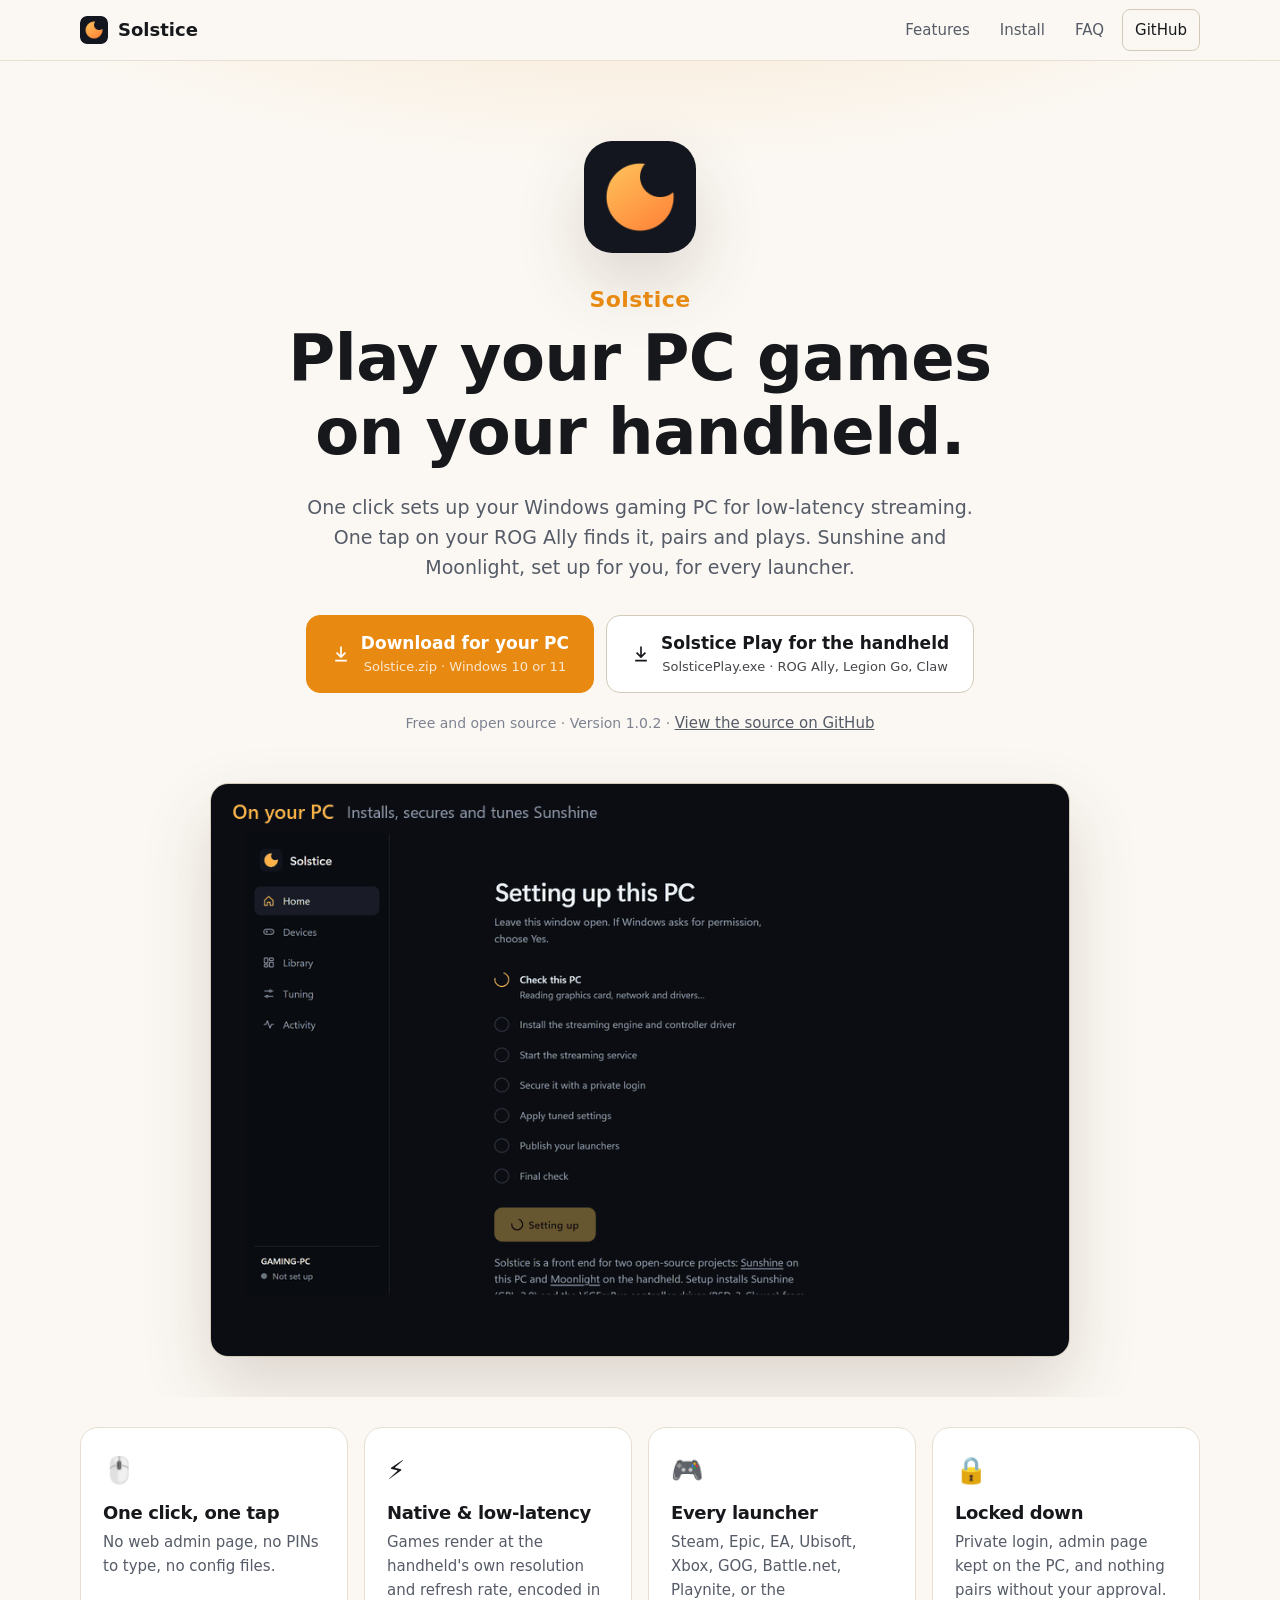
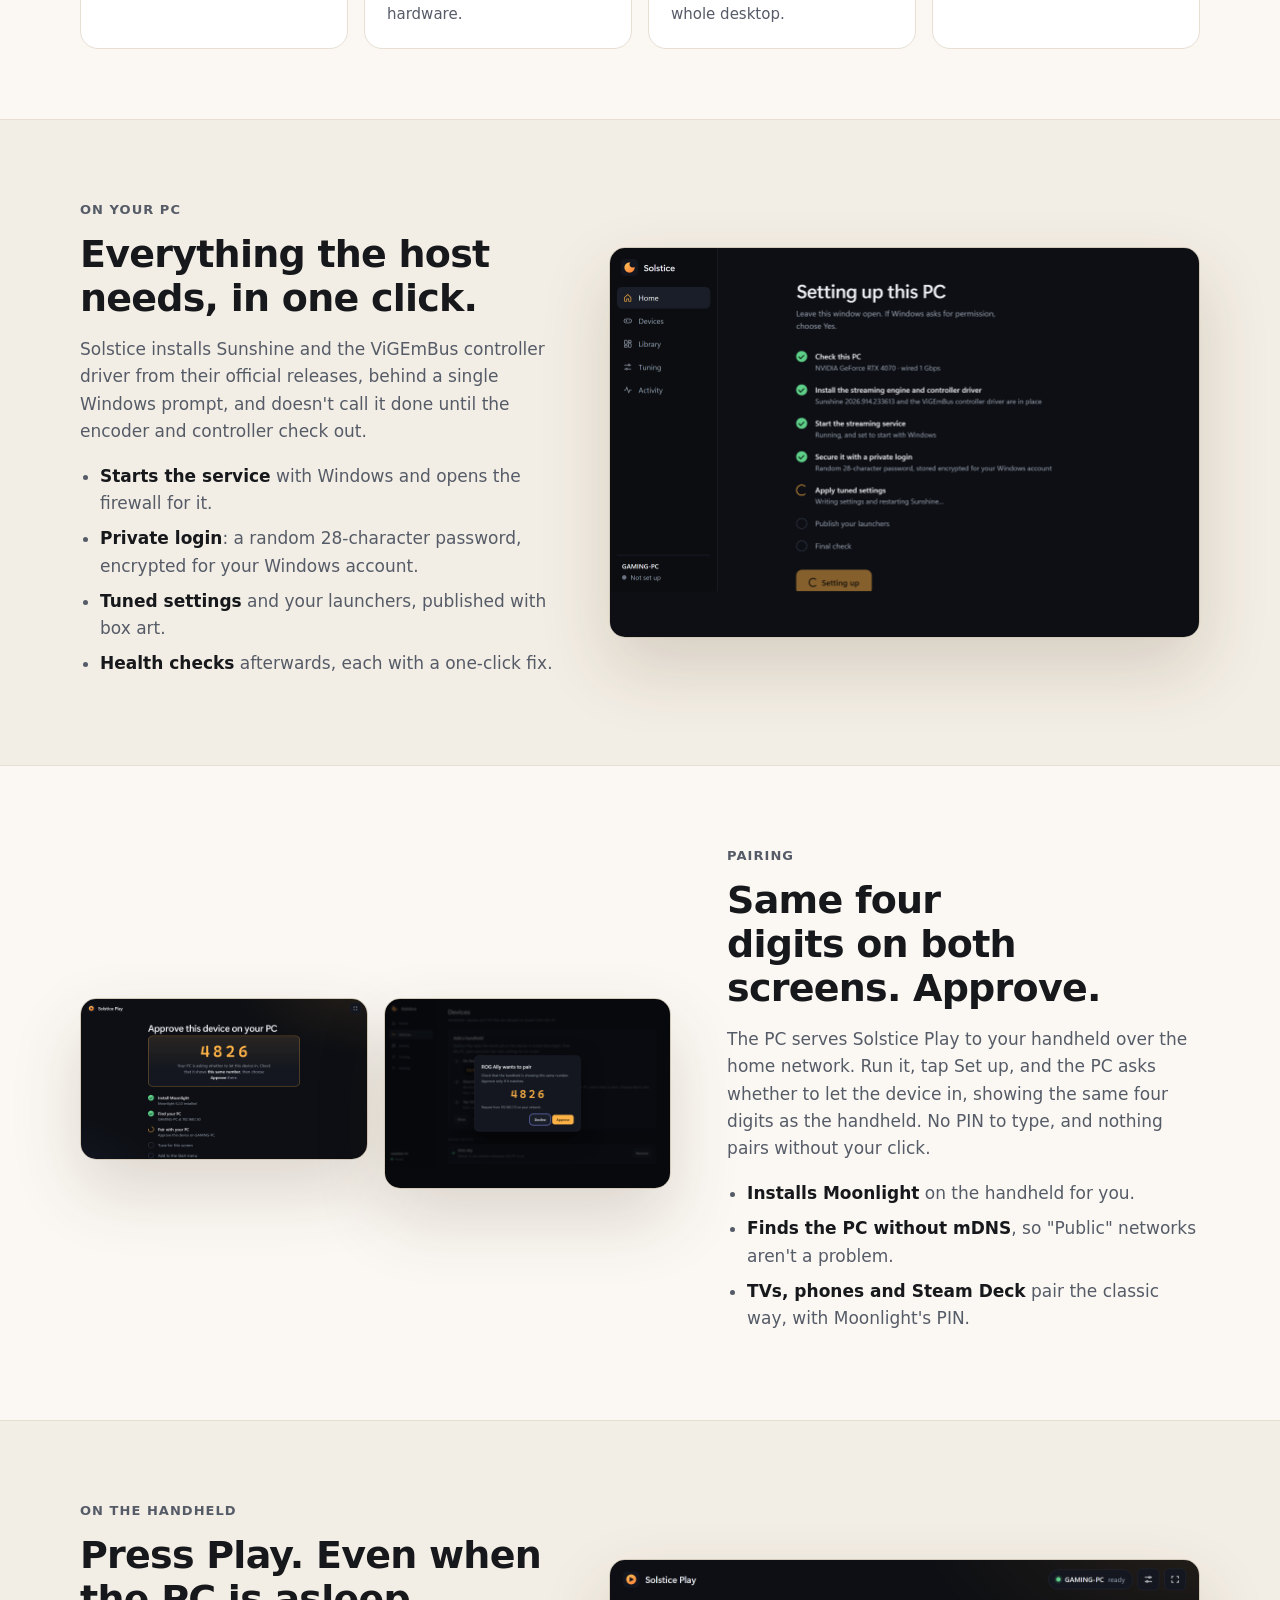
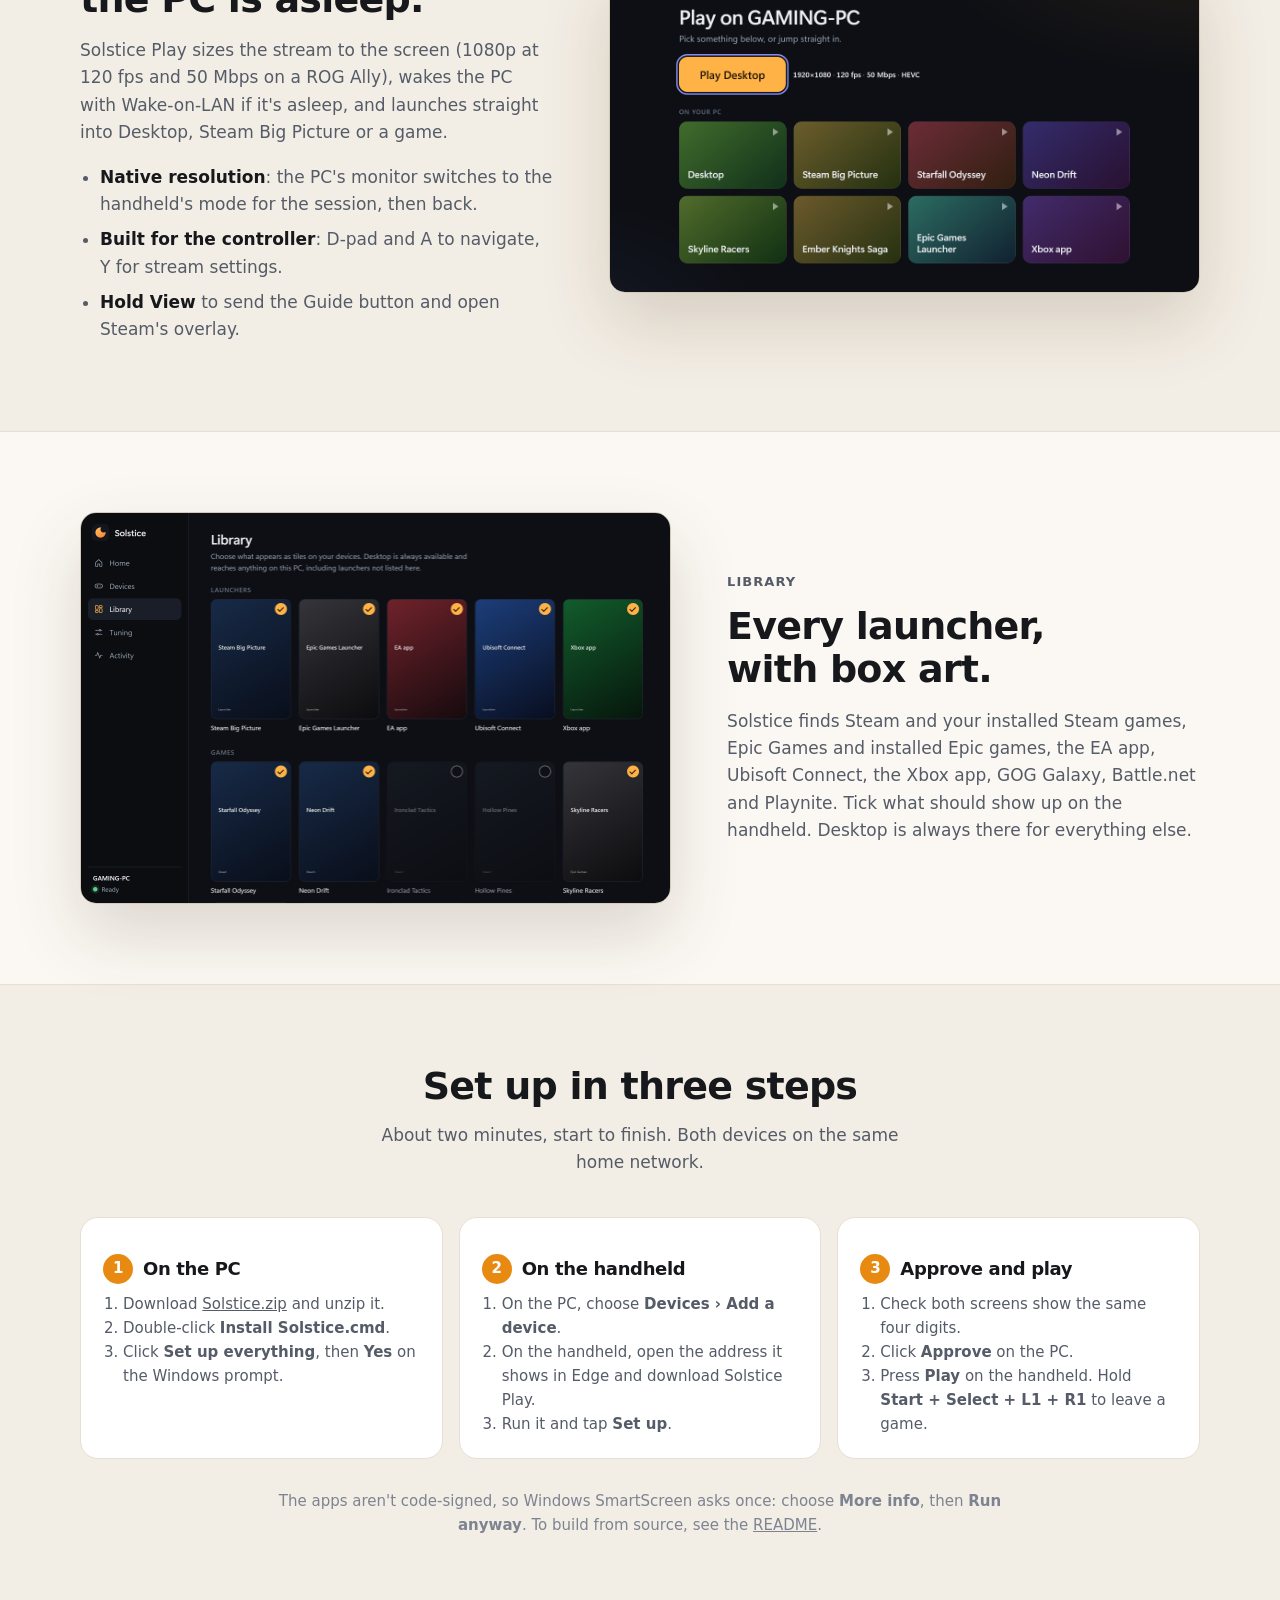
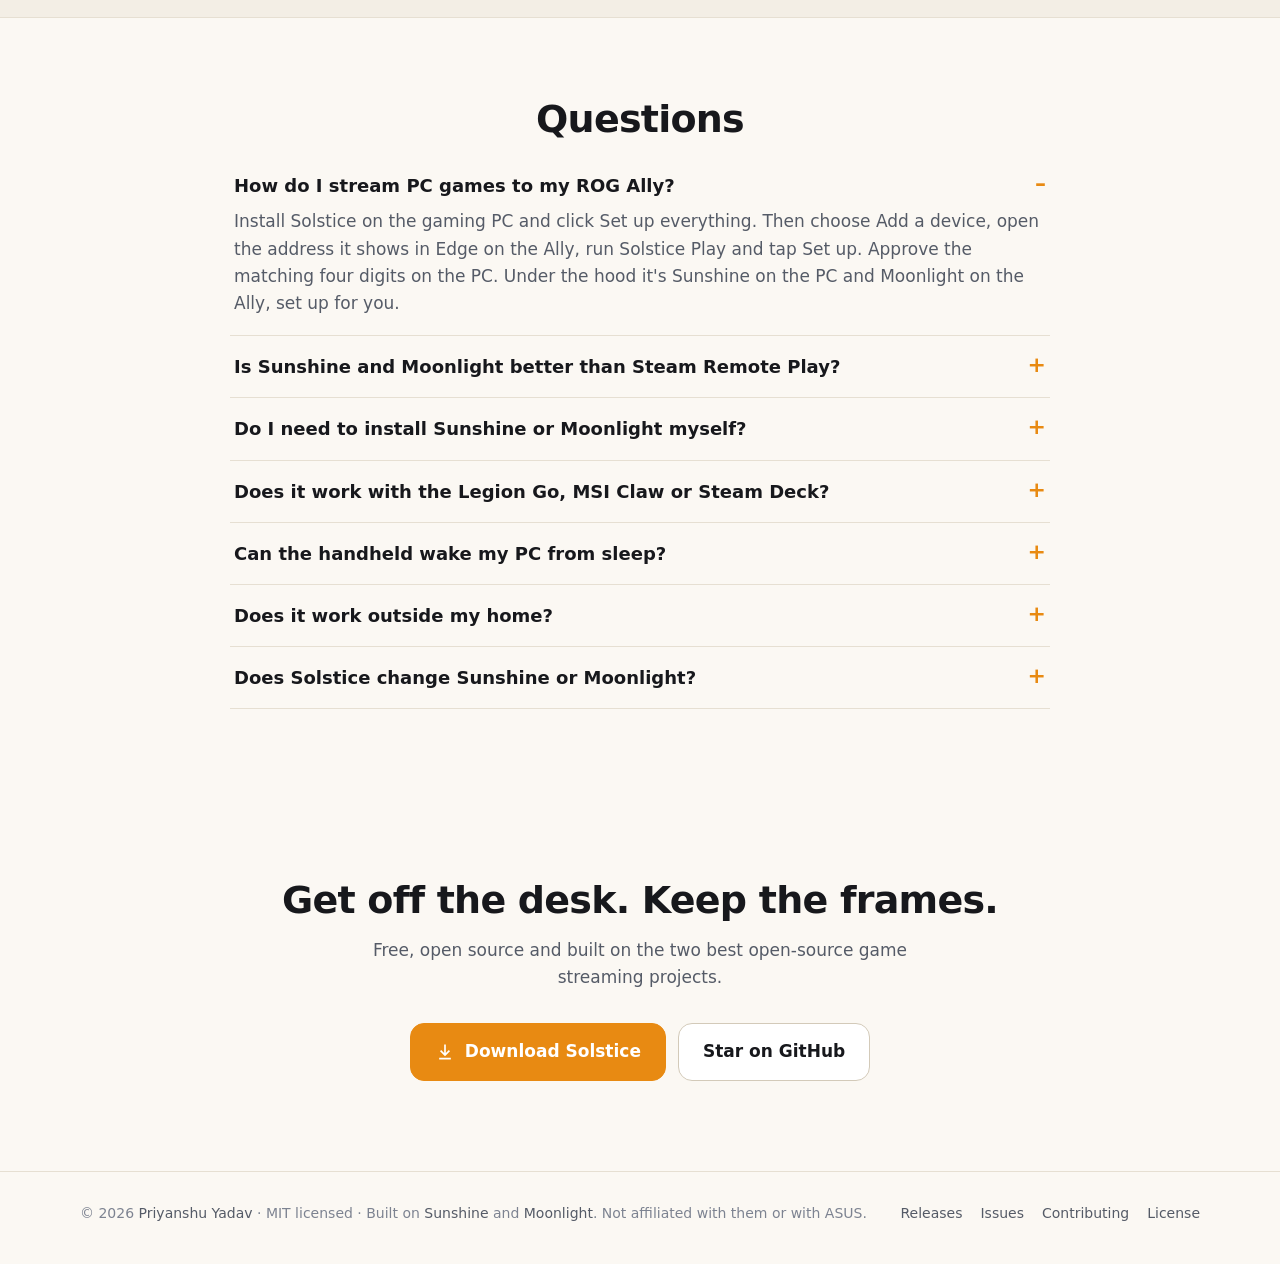
<file: docs/index.html>
<!DOCTYPE html>
<html lang="en">
<head>
<meta charset="utf-8">
<meta name="viewport" content="width=device-width, initial-scale=1">
<title>Solstice – One-Click PC Game Streaming to ROG Ally (Sunshine + Moonlight, Free)</title>
<meta name="description" content="Free, open-source one-click game streaming from your Windows PC to a ROG Ally, Legion Go or any Windows handheld. Sets up Sunshine and Moonlight for you: one-tap pairing, native 1080p 120 Hz, wake-on-LAN, Steam, Epic, EA, Ubisoft and Xbox.">
<meta name="keywords" content="stream pc games to rog ally, sunshine moonlight setup, rog ally game streaming, moonlight pairing, steam remote play alternative, windows handheld streaming">
<link rel="canonical" href="https://priyanshugetrekt.github.io/solstice-pc-game-streaming-sunshine-moonlight/">
<meta name="author" content="Priyanshu Yadav">
<meta name="color-scheme" content="dark light">
<meta name="theme-color" content="#0d0f14" media="(prefers-color-scheme: dark)">
<meta name="theme-color" content="#fbf8f3" media="(prefers-color-scheme: light)">
<link rel="icon" type="image/png" sizes="256x256" href="icon.png">
<link rel="apple-touch-icon" href="icon.png">

<meta property="og:type" content="website">
<meta property="og:site_name" content="Solstice">
<meta property="og:url" content="https://priyanshugetrekt.github.io/solstice-pc-game-streaming-sunshine-moonlight/">
<meta property="og:title" content="Solstice – Play your PC games on your handheld">
<meta property="og:description" content="One click sets up your Windows PC for game streaming, one tap on your ROG Ally pairs and plays. Sunshine and Moonlight, set up for you. Free and open source.">
<meta property="og:image" content="https://priyanshugetrekt.github.io/solstice-pc-game-streaming-sunshine-moonlight/og-image.png">
<meta property="og:image:type" content="image/png">
<meta property="og:image:width" content="1280">
<meta property="og:image:height" content="640">
<meta property="og:image:alt" content="Solstice app icon and a screenshot of the app showing Ready to stream.">
<meta property="og:locale" content="en_US">
<meta name="twitter:card" content="summary_large_image">
<meta name="twitter:title" content="Solstice – Play your PC games on your handheld">
<meta name="twitter:description" content="One click sets up your Windows PC for game streaming, one tap on your ROG Ally pairs and plays. Sunshine and Moonlight, set up for you. Free and open source.">
<meta name="twitter:image" content="https://priyanshugetrekt.github.io/solstice-pc-game-streaming-sunshine-moonlight/og-image.png">
<meta name="twitter:image:alt" content="Solstice app icon and a screenshot of the app showing Ready to stream.">

<script type="application/ld+json">
{
  "@context": "https://schema.org",
  "@type": "SoftwareApplication",
  "name": "Solstice",
  "description": "One click sets up your Windows PC for game streaming, one tap on your ROG Ally pairs and plays. Sunshine and Moonlight, set up for you. Free and open source.",
  "url": "https://priyanshugetrekt.github.io/solstice-pc-game-streaming-sunshine-moonlight/",
  "image": "https://priyanshugetrekt.github.io/solstice-pc-game-streaming-sunshine-moonlight/icon.png",
  "operatingSystem": "Windows 10, Windows 11",
  "applicationCategory": "GameApplication",
  "softwareVersion": "1.0.2",
  "softwareRequirements": "Gaming PC with a hardware video encoder; Windows handheld such as ROG Ally",
  "downloadUrl": "https://github.com/PriyanshuGeTRekT/solstice-pc-game-streaming-sunshine-moonlight/releases/latest/download/Solstice.zip",
  "installUrl": "https://github.com/PriyanshuGeTRekT/solstice-pc-game-streaming-sunshine-moonlight/releases/latest/download/Solstice.zip",
  "license": "https://github.com/PriyanshuGeTRekT/solstice-pc-game-streaming-sunshine-moonlight/blob/main/LICENSE",
  "isAccessibleForFree": true,
  "offers": { "@type": "Offer", "price": "0", "priceCurrency": "USD" },
  "author": {
    "@type": "Person",
    "name": "Priyanshu Yadav",
    "url": "https://github.com/PriyanshuGeTRekT",
    "sameAs": ["https://github.com/PriyanshuGeTRekT"]
  },
  "screenshot": [
    "https://priyanshugetrekt.github.io/solstice-pc-game-streaming-sunshine-moonlight/screenshots/pc-home.png",
    "https://priyanshugetrekt.github.io/solstice-pc-game-streaming-sunshine-moonlight/screenshots/pc-approve.png",
    "https://priyanshugetrekt.github.io/solstice-pc-game-streaming-sunshine-moonlight/screenshots/ally-home.png"
  ]
}
</script>
<script type="application/ld+json">
{
  "@context": "https://schema.org",
  "@type": "FAQPage",
  "mainEntity": [
    {
      "@type": "Question",
      "name": "How do I stream PC games to my ROG Ally?",
      "acceptedAnswer": { "@type": "Answer", "text": "Install Solstice on the gaming PC and click Set up everything. Then choose Add a device, open the address it shows in Edge on the Ally, run Solstice Play and tap Set up. Approve the matching four digits on the PC. Under the hood it is Sunshine on the PC and Moonlight on the Ally, set up for you." }
    },
    {
      "@type": "Question",
      "name": "Is Sunshine and Moonlight better than Steam Remote Play?",
      "acceptedAnswer": { "@type": "Answer", "text": "For most people, yes: typically lower latency, higher image quality at the same bitrate, and it works with every launcher (Epic, EA, Ubisoft, Xbox Game Pass), not just Steam. Solstice removes the setup work that usually makes people stick with Steam Remote Play." }
    },
    {
      "@type": "Question",
      "name": "Do I need to install Sunshine or Moonlight myself?",
      "acceptedAnswer": { "@type": "Answer", "text": "No. Solstice installs Sunshine and the controller driver on the PC, and Solstice Play installs Moonlight on the handheld, from their official releases." }
    },
    {
      "@type": "Question",
      "name": "Does it work with the Legion Go, MSI Claw or Steam Deck?",
      "acceptedAnswer": { "@type": "Answer", "text": "Solstice Play works on any Windows handheld or PC, including the Legion Go and MSI Claw. The Steam Deck runs Linux, so install Moonlight from Discover and pair with the PIN under Devices in Solstice." }
    },
    {
      "@type": "Question",
      "name": "Can the handheld wake my PC from sleep?",
      "acceptedAnswer": { "@type": "Answer", "text": "Yes, if Wake-on-LAN is on (Solstice checks and can turn it on) and the PC is asleep rather than fully shut down. Press Play and Solstice Play wakes it first." }
    },
    {
      "@type": "Question",
      "name": "Does Solstice change Sunshine or Moonlight?",
      "acceptedAnswer": { "@type": "Answer", "text": "No. It uses Sunshine's local API and settings and Moonlight's command line, and leaves both apps unmodified." }
    }
  ]
}
</script>

<style>
:root {
  --bg: #0d0f14; --bg-alt: #11141b; --raised: #161a23; --line: #262b39; --line-strong: #353c4e;
  --text: #eceef2; --muted: #a0a8b6; --faint: #6f7789;
  --sun: #ffb347; --sun-ink: #1c1304; --moon: #8b93ff;
  --shadow: 0 30px 80px rgba(0, 0, 0, .45);
  --font: "Segoe UI Variable Text", "Segoe UI", system-ui, -apple-system, sans-serif;
  --display: "Segoe UI Variable Display", "Segoe UI", system-ui, -apple-system, sans-serif;
  --mono: "Cascadia Mono", Consolas, ui-monospace, monospace;
}
@media (prefers-color-scheme: light) {
  :root {
    --bg: #fbf8f3; --bg-alt: #f3eee5; --raised: #ffffff; --line: #e6dfd2; --line-strong: #d3cab9;
    --text: #17181c; --muted: #555b67; --faint: #7d8391; --sun: #e88a12; --sun-ink: #ffffff;
    --shadow: 0 30px 70px rgba(60, 40, 10, .16);
  }
}
* { box-sizing: border-box; }
html { scroll-behavior: smooth; }
body { margin: 0; background: var(--bg); color: var(--text); font: 17px/1.6 var(--font); -webkit-font-smoothing: antialiased; }
h1, h2, h3 { font-family: var(--display); letter-spacing: -0.02em; line-height: 1.15; text-wrap: balance; margin: 0; }
p { margin: 0; text-wrap: pretty; }
a { color: inherit; }
img { max-width: 100%; height: auto; }
.wrap { width: min(1120px, 100% - 40px); margin: 0 auto; }
.visually-hidden { position: absolute; width: 1px; height: 1px; overflow: hidden; clip: rect(0 0 0 0); white-space: nowrap; }
:focus-visible { outline: 3px solid var(--moon); outline-offset: 3px; border-radius: 6px; }

.site-header { position: sticky; top: 0; z-index: 10; background: color-mix(in srgb, var(--bg) 86%, transparent); backdrop-filter: blur(12px); border-bottom: 1px solid var(--line); }
.site-header nav { display: flex; align-items: center; justify-content: space-between; height: 60px; }
.brand { display: flex; align-items: center; gap: 10px; font: 600 18px/1 var(--display); text-decoration: none; }
.brand img { border-radius: 7px; }
.site-header ul { display: flex; gap: 6px; list-style: none; margin: 0; padding: 0; align-items: center; }
.site-header li a { display: block; padding: 8px 12px; border-radius: 8px; text-decoration: none; color: var(--muted); font-size: 15px; }
.site-header li a:hover { color: var(--text); background: var(--raised); }
.nav-cta a { color: var(--text) !important; border: 1px solid var(--line-strong); }

.hero { position: relative; overflow: hidden; padding: 80px 0 40px; text-align: center; }
.hero::before { content: ""; position: absolute; inset: -40% -10% auto; height: 640px; background: radial-gradient(closest-side, color-mix(in srgb, var(--sun) 22%, transparent), transparent); pointer-events: none; }
.hero .wrap { position: relative; }
.hero-icon { border-radius: 28px; box-shadow: var(--shadow); }
.hero h1 { margin: 26px 0 0; }
.hero .name { display: block; font-size: 22px; color: var(--sun); letter-spacing: .02em; margin-bottom: 10px; }
.hero .headline { display: block; font-size: clamp(38px, 6vw, 64px); }
.hero .sub { max-width: 680px; margin: 22px auto 0; color: var(--muted); font-size: 19px; }
.actions { display: flex; flex-wrap: wrap; gap: 12px; justify-content: center; margin-top: 32px; }
.btn { display: inline-flex; align-items: center; gap: 10px; padding: 14px 24px; border-radius: 14px; font-weight: 600; text-decoration: none; background: var(--sun); color: var(--sun-ink); border: 1px solid var(--sun); transition: transform .12s, filter .12s; }
.btn:hover { transform: translateY(-1px); filter: brightness(1.06); }
.btn.secondary { background: var(--raised); color: var(--text); border-color: var(--line-strong); }
.btn svg { width: 20px; height: 20px; fill: currentColor; }
.btn small { display: block; font-weight: 400; font-size: 13px; opacity: .8; }
.meta { margin-top: 18px; color: var(--faint); font-size: 14px; }
.link-arrow { color: var(--muted); font-size: 15px; }
.hero-shot { margin: 48px auto 0; display: block; width: min(860px, 100%); border-radius: 18px; border: 1px solid var(--line-strong); box-shadow: var(--shadow); }

.highlights { padding: 30px 0 70px; }
.highlights .grid { display: grid; grid-template-columns: repeat(4, 1fr); gap: 16px; }
.card { padding: 22px; border-radius: 18px; background: var(--raised); border: 1px solid var(--line); }
.card .emoji { font-size: 26px; }
.card h2 { font-size: 18px; margin: 12px 0 6px; }
.card p { color: var(--muted); font-size: 15px; }

.section { padding: 80px 0; }
.section.alt { background: var(--bg-alt); border-block: 1px solid var(--line); }
.split { display: grid; grid-template-columns: 1fr 1.25fr; gap: 56px; align-items: center; }
.split.flip { grid-template-columns: 1.25fr 1fr; }
.split.flip .copy { order: 2; }
.eyebrow { font-size: 13px; font-weight: 600; letter-spacing: .08em; text-transform: uppercase; color: var(--sun); margin-bottom: 12px; }
.copy h2 { font-size: clamp(28px, 4vw, 38px); margin-bottom: 16px; }
.copy p { color: var(--muted); }
.copy ul { margin: 18px 0 0; padding-left: 20px; color: var(--muted); }
.copy li { margin-bottom: 8px; }
.copy li b { color: var(--text); font-weight: 600; }
.shot { border-radius: 16px; border: 1px solid var(--line-strong); box-shadow: var(--shadow); display: block; }
.pair-shots { display: grid; grid-template-columns: 1fr 1fr; gap: 16px; align-items: start; }

.section-title { font-size: clamp(28px, 4vw, 38px); text-align: center; margin-bottom: 14px; }
.section-lead { text-align: center; color: var(--muted); max-width: 640px; margin: 0 auto 40px; }
.steps { display: grid; grid-template-columns: repeat(3, 1fr); gap: 16px; counter-reset: s; }
.steps .card { counter-increment: s; }
.steps .card h3 { font-size: 18px; margin: 14px 0 8px; }
.steps .card h3::before { content: counter(s); display: inline-grid; place-items: center; width: 30px; height: 30px; margin-right: 10px; border-radius: 50%; background: var(--sun); color: var(--sun-ink); font-size: 15px; vertical-align: 2px; }
.steps .card p, .steps .card li { color: var(--muted); font-size: 15px; }
.steps .card ol { margin: 0; padding-left: 20px; }
.note { max-width: 760px; margin: 30px auto 0; text-align: center; color: var(--faint); font-size: 15px; }
code { font: 14px var(--mono); background: var(--raised); border: 1px solid var(--line); padding: 2px 6px; border-radius: 6px; }

.faq { max-width: 820px; margin: 0 auto; }
.faq details { border-bottom: 1px solid var(--line); padding: 18px 4px; }
.faq summary { cursor: pointer; font: 600 18px/1.4 var(--display); list-style: none; display: flex; justify-content: space-between; gap: 16px; }
.faq summary::-webkit-details-marker { display: none; }
.faq summary::after { content: "+"; color: var(--sun); font-size: 22px; line-height: 1; }
.faq details[open] summary::after { content: "–"; }
.faq details p { color: var(--muted); margin-top: 10px; }

.cta { padding: 90px 0; text-align: center; }
.cta p { color: var(--muted); margin: 12px auto 0; max-width: 560px; }

.site-footer { border-top: 1px solid var(--line); padding: 30px 0 40px; color: var(--faint); font-size: 14px; }
.site-footer .wrap { display: flex; flex-wrap: wrap; gap: 14px 28px; justify-content: space-between; }
.site-footer ul { display: flex; flex-wrap: wrap; gap: 18px; list-style: none; margin: 0; padding: 0; }
.site-footer a { color: var(--muted); text-decoration: none; }
.site-footer a:hover { color: var(--text); }

@media (max-width: 900px) {
  .highlights .grid, .steps { grid-template-columns: 1fr 1fr; }
  .split, .split.flip { grid-template-columns: 1fr; gap: 30px; }
  .split.flip .copy { order: 0; }
}
@media (max-width: 600px) {
  .highlights .grid, .steps, .pair-shots { grid-template-columns: 1fr; }
  .hide-sm { display: none; }
  .hero { padding-top: 50px; }
  .section { padding: 56px 0; }
}
@media (prefers-reduced-motion: reduce) { html { scroll-behavior: auto; } .btn { transition: none; } }
</style>
</head>
<body>

<header class="site-header">
  <nav class="wrap" aria-label="Main">
    <a class="brand" href="#top" aria-label="Solstice, back to top">
      <img src="icon.png" width="28" height="28" alt="">
      <span>Solstice</span>
    </a>
    <ul>
      <li class="hide-sm"><a href="#features">Features</a></li>
      <li><a href="#install">Install</a></li>
      <li><a href="#faq">FAQ</a></li>
      <li class="nav-cta"><a href="https://github.com/PriyanshuGeTRekT/solstice-pc-game-streaming-sunshine-moonlight">GitHub</a></li>
    </ul>
  </nav>
</header>

<main id="main">

  <section class="hero" id="top" aria-labelledby="hero-title">
    <div class="wrap">
      <img class="hero-icon" src="icon.png" width="112" height="112" alt="Solstice app icon: an orange sun with a crescent bite on a dark rounded square">
      <h1 id="hero-title">
        <span class="name">Solstice</span>
        <span class="headline">Play your PC games on your handheld.</span>
      </h1>
      <p class="sub">One click sets up your Windows gaming PC for low-latency streaming. One tap on your ROG Ally finds it, pairs and plays. Sunshine and Moonlight, set up for you, for every launcher.</p>
      <div class="actions">
        <a class="btn" href="https://github.com/PriyanshuGeTRekT/solstice-pc-game-streaming-sunshine-moonlight/releases/latest/download/Solstice.zip">
          <svg viewBox="0 0 24 24" aria-hidden="true" focusable="false"><path d="M11 3h2v10.17l3.59-3.58L18 11l-6 6-6-6 1.41-1.41L11 13.17V3zM5 19h14v2H5z"/></svg>
          <span>Download for your PC<small>Solstice.zip · Windows 10 or 11</small></span>
        </a>
        <a class="btn secondary" href="https://github.com/PriyanshuGeTRekT/solstice-pc-game-streaming-sunshine-moonlight/releases/latest/download/SolsticePlay.exe">
          <svg viewBox="0 0 24 24" aria-hidden="true" focusable="false"><path d="M11 3h2v10.17l3.59-3.58L18 11l-6 6-6-6 1.41-1.41L11 13.17V3zM5 19h14v2H5z"/></svg>
          <span>Solstice Play for the handheld<small>SolsticePlay.exe · ROG Ally, Legion Go, Claw</small></span>
        </a>
      </div>
      <p class="meta">Free and open source · Version 1.0.2 · <a class="link-arrow" href="https://github.com/PriyanshuGeTRekT/solstice-pc-game-streaming-sunshine-moonlight">View the source on GitHub</a></p>

      <img class="hero-shot" src="demo.gif" width="960" height="640" fetchpriority="high" alt="Animated demo: one-click setup on the PC, Solstice Play on a ROG Ally shows four digits, the PC approves the same digits, and the handheld lists the PC's games.">
    </div>
  </section>

  <section class="highlights" aria-label="Highlights">
    <div class="wrap grid">
      <div class="card"><span class="emoji" aria-hidden="true">🖱️</span><h2>One click, one tap</h2><p>No web admin page, no PINs to type, no config files.</p></div>
      <div class="card"><span class="emoji" aria-hidden="true">⚡</span><h2>Native &amp; low-latency</h2><p>Games render at the handheld's own resolution and refresh rate, encoded in hardware.</p></div>
      <div class="card"><span class="emoji" aria-hidden="true">🎮</span><h2>Every launcher</h2><p>Steam, Epic, EA, Ubisoft, Xbox, GOG, Battle.net, Playnite, or the whole desktop.</p></div>
      <div class="card"><span class="emoji" aria-hidden="true">🔒</span><h2>Locked down</h2><p>Private login, admin page kept on the PC, and nothing pairs without your approval.</p></div>
    </div>
  </section>

  <section class="section alt" id="features" aria-labelledby="s0-title">
    <div class="wrap split">
      <div class="copy">
        <p class="eyebrow">On your PC</p>
        <h2 id="s0-title">Everything the host needs, in one click.</h2>
        <p>Solstice installs Sunshine and the ViGEmBus controller driver from their official releases, behind a single Windows prompt, and doesn't call it done until the encoder and controller check out.</p>
        <ul>
          <li><b>Starts the service</b> with Windows and opens the firewall for it.</li>
          <li><b>Private login</b>: a random 28-character password, encrypted for your Windows account.</li>
          <li><b>Tuned settings</b> and your launchers, published with box art.</li>
          <li><b>Health checks</b> afterwards, each with a one-click fix.</li>
        </ul>
      </div>
      <img class="shot" src="screenshots/pc-setup.png" width="1180" height="780" loading="lazy" alt="Solstice setting up a PC: Sunshine and ViGEmBus installed, the service running, a private login and tuned settings.">
    </div>
  </section>

  <section class="section" aria-labelledby="s1-title">
    <div class="wrap split flip">
      <div class="copy">
        <p class="eyebrow">Pairing</p>
        <h2 id="s1-title">Same four digits on both screens. Approve.</h2>
        <p>The PC serves Solstice Play to your handheld over the home network. Run it, tap Set up, and the PC asks whether to let the device in, showing the same four digits as the handheld. No PIN to type, and nothing pairs without your click.</p>
        <ul>
          <li><b>Installs Moonlight</b> on the handheld for you.</li>
          <li><b>Finds the PC without mDNS</b>, so "Public" networks aren't a problem.</li>
          <li><b>TVs, phones and Steam Deck</b> pair the classic way, with Moonlight's PIN.</li>
        </ul>
      </div>
      <div class="pair-shots">
        <img class="shot" src="screenshots/ally-pair.png" width="1280" height="720" loading="lazy" alt="Solstice Play on a ROG Ally showing the four digits 4826 to approve on the PC.">
        <img class="shot" src="screenshots/pc-approve.png" width="1180" height="780" loading="lazy" alt="Solstice on the PC: ROG Ally wants to pair, showing 4826, with Decline and Approve.">
      </div>
    </div>
  </section>

  <section class="section alt" aria-labelledby="s2-title">
    <div class="wrap split">
      <div class="copy">
        <p class="eyebrow">On the handheld</p>
        <h2 id="s2-title">Press Play. Even when the PC is asleep.</h2>
        <p>Solstice Play sizes the stream to the screen (1080p at 120 fps and 50 Mbps on a ROG Ally), wakes the PC with Wake-on-LAN if it's asleep, and launches straight into Desktop, Steam Big Picture or a game.</p>
        <ul>
          <li><b>Native resolution</b>: the PC's monitor switches to the handheld's mode for the session, then back.</li>
          <li><b>Built for the controller</b>: D-pad and A to navigate, Y for stream settings.</li>
          <li><b>Hold View</b> to send the Guide button and open Steam's overlay.</li>
        </ul>
      </div>
      <img class="shot" src="screenshots/ally-home.png" width="1280" height="720" loading="lazy" alt="Solstice Play home on a ROG Ally: Play on GAMING-PC, 1920×1080 at 120 fps, 50 Mbps, HEVC, and tiles for Desktop, Steam Big Picture and games.">
    </div>
  </section>

  <section class="section" aria-labelledby="s3-title">
    <div class="wrap split flip">
      <div class="copy">
        <p class="eyebrow">Library</p>
        <h2 id="s3-title">Every launcher, with box art.</h2>
        <p>Solstice finds Steam and your installed Steam games, Epic Games and installed Epic games, the EA app, Ubisoft Connect, the Xbox app, GOG Galaxy, Battle.net and Playnite. Tick what should show up on the handheld. Desktop is always there for everything else.</p>
      </div>
      <img class="shot" src="screenshots/pc-library.png" width="1180" height="780" loading="lazy" alt="Solstice library with Steam, Epic Games, EA app, Ubisoft Connect and Xbox app launchers and installed games.">
    </div>
  </section>

  <section class="section alt" id="install" aria-labelledby="install-title">
    <div class="wrap">
      <h2 class="section-title" id="install-title">Set up in three steps</h2>
      <p class="section-lead">About two minutes, start to finish. Both devices on the same home network.</p>
      <div class="steps">
        <div class="card">
          <h3>On the PC</h3>
          <ol>
            <li>Download <a href="https://github.com/PriyanshuGeTRekT/solstice-pc-game-streaming-sunshine-moonlight/releases/latest/download/Solstice.zip">Solstice.zip</a> and unzip it.</li>
            <li>Double-click <b>Install Solstice.cmd</b>.</li>
            <li>Click <b>Set up everything</b>, then <b>Yes</b> on the Windows prompt.</li>
          </ol>
        </div>
        <div class="card">
          <h3>On the handheld</h3>
          <ol>
            <li>On the PC, choose <b>Devices › Add a device</b>.</li>
            <li>On the handheld, open the address it shows in Edge and download Solstice Play.</li>
            <li>Run it and tap <b>Set up</b>.</li>
          </ol>
        </div>
        <div class="card">
          <h3>Approve and play</h3>
          <ol>
            <li>Check both screens show the same four digits.</li>
            <li>Click <b>Approve</b> on the PC.</li>
            <li>Press <b>Play</b> on the handheld. Hold <b>Start + Select + L1 + R1</b> to leave a game.</li>
          </ol>
        </div>
      </div>
      <p class="note">The apps aren't code-signed, so Windows SmartScreen asks once: choose <b>More info</b>, then <b>Run anyway</b>. To build from source, see the <a href="https://github.com/PriyanshuGeTRekT/solstice-pc-game-streaming-sunshine-moonlight#installation">README</a>.</p>
    </div>
  </section>

  <section class="section" id="faq" aria-labelledby="faq-title">
    <div class="wrap">
      <h2 class="section-title" id="faq-title">Questions</h2>
      <div class="faq">
        <details open>
          <summary>How do I stream PC games to my ROG Ally?</summary>
          <p>Install Solstice on the gaming PC and click Set up everything. Then choose Add a device, open the address it shows in Edge on the Ally, run Solstice Play and tap Set up. Approve the matching four digits on the PC. Under the hood it's Sunshine on the PC and Moonlight on the Ally, set up for you.</p>
        </details>
        <details>
          <summary>Is Sunshine and Moonlight better than Steam Remote Play?</summary>
          <p>For most people, yes: typically lower latency, higher image quality at the same bitrate, and it works with every launcher (Epic, EA, Ubisoft, Xbox Game Pass), not just Steam. Solstice removes the setup work that usually makes people stick with Steam Remote Play.</p>
        </details>
        <details>
          <summary>Do I need to install Sunshine or Moonlight myself?</summary>
          <p>No. Solstice installs Sunshine and the controller driver on the PC, and Solstice Play installs Moonlight on the handheld, from their official releases. If Sunshine is already installed, Solstice uses it.</p>
        </details>
        <details>
          <summary>Does it work with the Legion Go, MSI Claw or Steam Deck?</summary>
          <p>Solstice Play works on any Windows handheld or PC, including the Legion Go and MSI Claw. The Steam Deck runs Linux, so install Moonlight from Discover and pair with the PIN under Devices in Solstice.</p>
        </details>
        <details>
          <summary>Can the handheld wake my PC from sleep?</summary>
          <p>Yes, if Wake-on-LAN is on (Solstice checks and can turn it on) and the PC is asleep rather than fully shut down. Press Play and Solstice Play wakes it first.</p>
        </details>
        <details>
          <summary>Does it work outside my home?</summary>
          <p>Solstice sets up streaming inside your house. Playing over the internet needs port forwarding or a VPN such as Tailscale, which Sunshine and Moonlight support but Solstice doesn't configure yet.</p>
        </details>
        <details>
          <summary>Does Solstice change Sunshine or Moonlight?</summary>
          <p>No. It uses Sunshine's local API and settings and Moonlight's command line, and leaves both unmodified. Everything Solstice sets is visible in Sunshine's own settings page.</p>
        </details>
      </div>
    </div>
  </section>

  <section class="cta" aria-labelledby="cta-title">
    <div class="wrap">
      <h2 class="section-title" id="cta-title">Get off the desk. Keep the frames.</h2>
      <p>Free, open source and built on the two best open-source game streaming projects.</p>
      <div class="actions">
        <a class="btn" href="https://github.com/PriyanshuGeTRekT/solstice-pc-game-streaming-sunshine-moonlight/releases/latest/download/Solstice.zip">
          <svg viewBox="0 0 24 24" aria-hidden="true" focusable="false"><path d="M11 3h2v10.17l3.59-3.58L18 11l-6 6-6-6 1.41-1.41L11 13.17V3zM5 19h14v2H5z"/></svg>
          Download Solstice
        </a>
        <a class="btn secondary" href="https://github.com/PriyanshuGeTRekT/solstice-pc-game-streaming-sunshine-moonlight">Star on GitHub</a>
      </div>
    </div>
  </section>

</main>

<footer class="site-footer">
  <div class="wrap">
    <p>© 2026 <a href="https://github.com/PriyanshuGeTRekT">Priyanshu Yadav</a> · MIT licensed · Built on <a href="https://github.com/LizardByte/Sunshine">Sunshine</a> and <a href="https://github.com/moonlight-stream/moonlight-qt">Moonlight</a>. Not affiliated with them or with ASUS.</p>
    <nav aria-label="Footer">
      <ul>
        <li><a href="https://github.com/PriyanshuGeTRekT/solstice-pc-game-streaming-sunshine-moonlight/releases">Releases</a></li>
        <li><a href="https://github.com/PriyanshuGeTRekT/solstice-pc-game-streaming-sunshine-moonlight/issues">Issues</a></li>
        <li><a href="https://github.com/PriyanshuGeTRekT/solstice-pc-game-streaming-sunshine-moonlight/blob/main/CONTRIBUTING.md">Contributing</a></li>
        <li><a href="https://github.com/PriyanshuGeTRekT/solstice-pc-game-streaming-sunshine-moonlight/blob/main/LICENSE">License</a></li>
      </ul>
    </nav>
  </div>
</footer>

</body>
</html>
</file>
